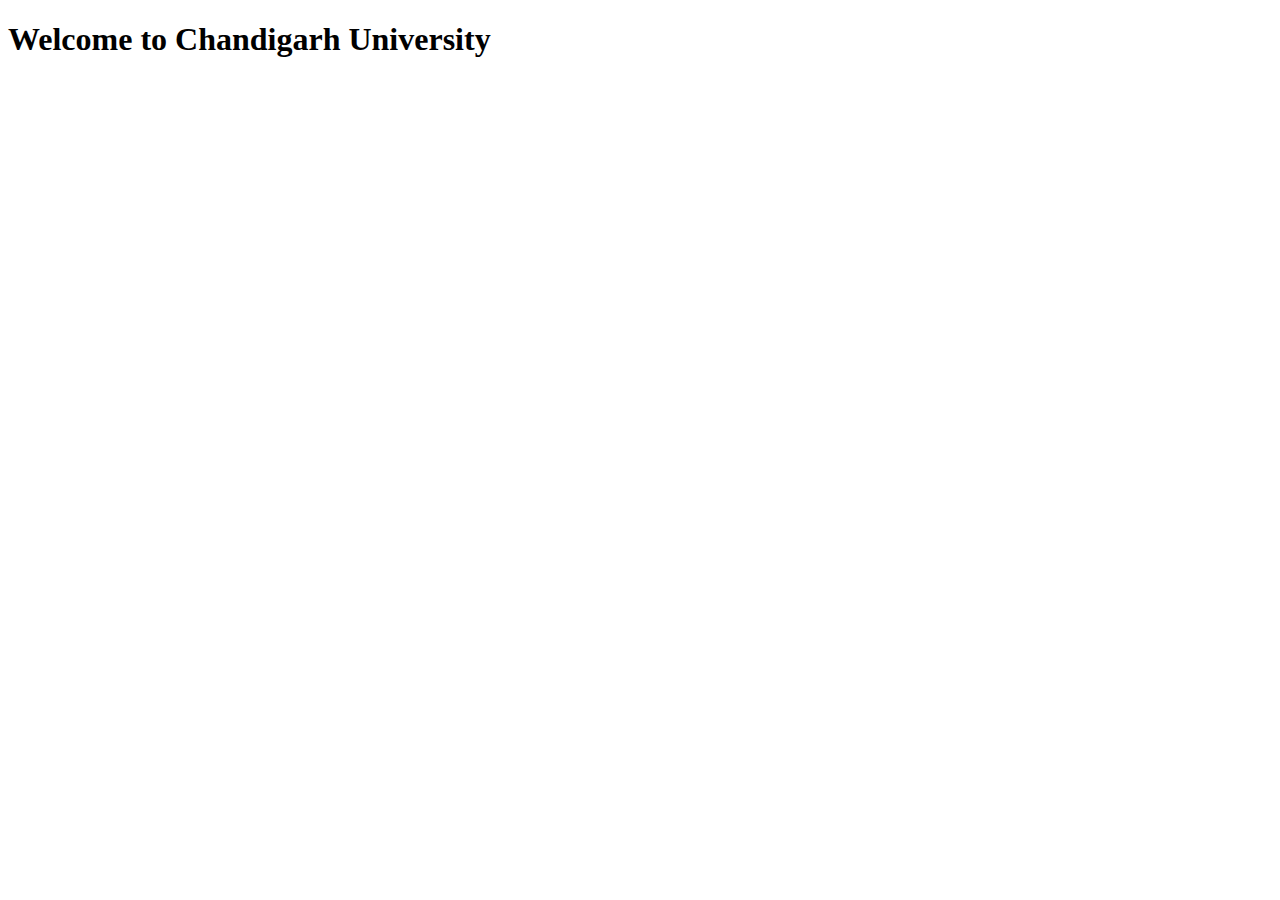
<file: chandigarh_university/templates/cu.html>
<!DOCTYPE html>
<html lang="en">
<head>
    <meta charset="UTF-8">
    <meta name="viewport" content="width=device-width, initial-scale=1.0">
    <title>Document</title>
</head>
<body>
    <h1>Welcome to Chandigarh University</h1>
</body>
</html>
</file>
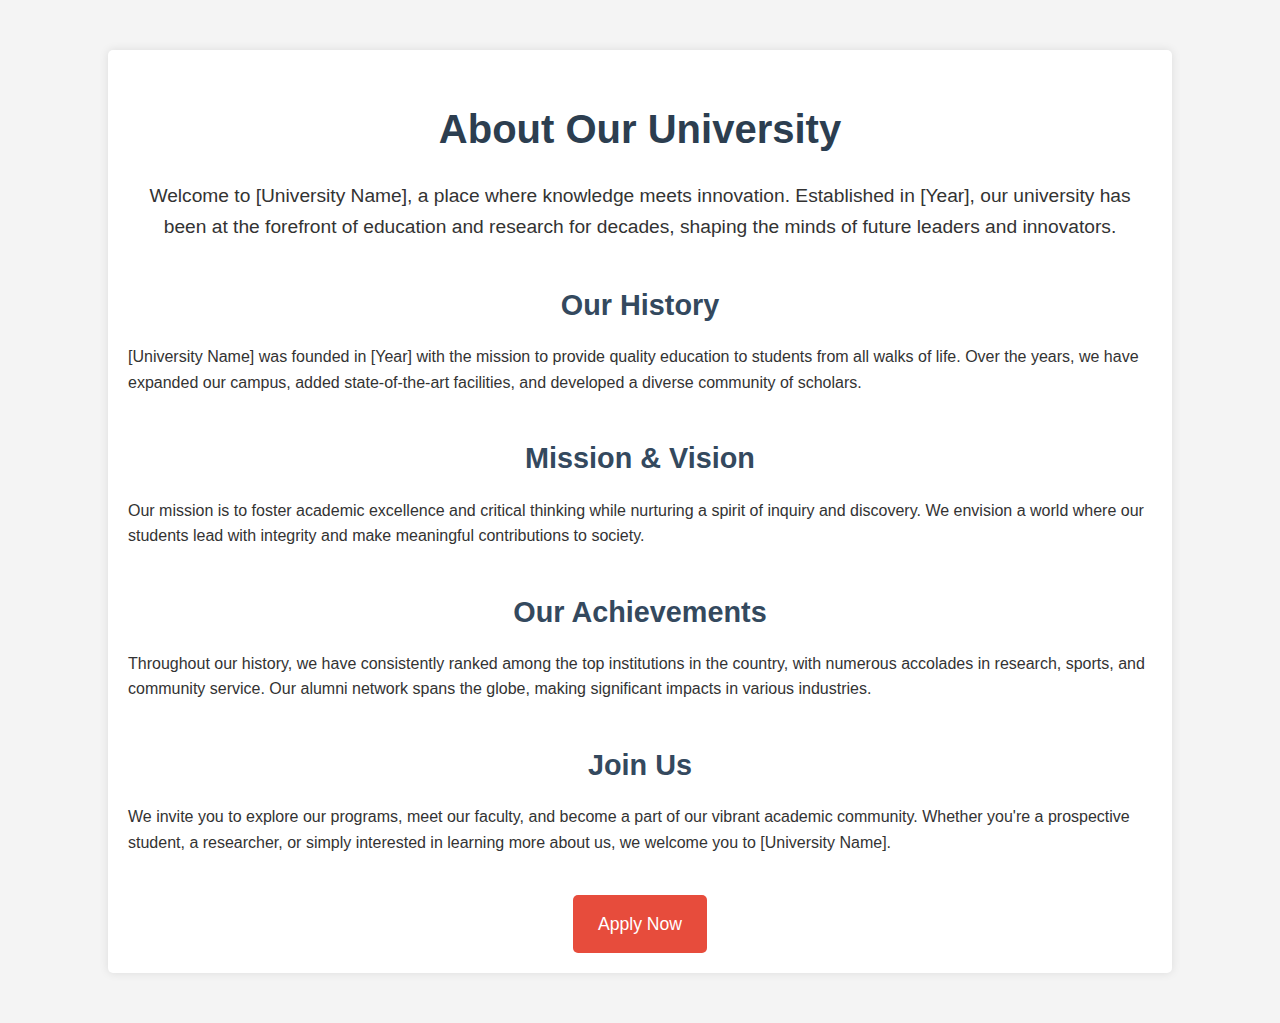
<file: gokul_university/templates/about.html>
<!DOCTYPE html>
<html lang="en">
<head>
    <meta charset="UTF-8">
    <meta name="viewport" content="width=device-width, initial-scale=1.0">
    <title>Document</title>
    <style>
body {
    font-family: Arial, sans-serif;
    line-height: 1.6;
    color: #333;
    margin: 0;
    padding: 0;
    background-color: #f4f4f4;
}

.container {
    width: 80%;
    margin: 0 auto;
    padding: 20px;
    background-color: #fff;
    box-shadow: 0 0 10px rgba(0, 0, 0, 0.1);
    border-radius: 5px;
}

.about-section {
    padding: 50px 0;
    text-align: center;
}

h1 {
    font-size: 2.5em;
    margin-bottom: 20px;
    color: #2c3e50;
}

p.intro {
    font-size: 1.2em;
    margin-bottom: 40px;
}

.content h2 {
    font-size: 1.8em;
    color: #34495e;
    margin-bottom: 10px;
    margin-top: 40px;
}

.content p {
    font-size: 1em;
    margin-bottom: 20px;
    text-align: left;
}

.cta-button {
    display: inline-block;
    margin-top: 20px;
    padding: 15px 25px;
    font-size: 1.1em;
    color: #fff;
    background-color: #e74c3c;
    text-decoration: none;
    border-radius: 5px;
    transition: background-color 0.3s ease;
}

.cta-button:hover {
    background-color: #c0392b;
}


    </style>
</head>

    <body>
        <section class="about-section">
            <div class="container">
                <h1>About Our University</h1>
                <p class="intro">Welcome to [University Name], a place where knowledge meets innovation. Established in [Year], our university has been at the forefront of education and research for decades, shaping the minds of future leaders and innovators.</p>
                
                <div class="content">
                    <h2>Our History</h2>
                    <p>[University Name] was founded in [Year] with the mission to provide quality education to students from all walks of life. Over the years, we have expanded our campus, added state-of-the-art facilities, and developed a diverse community of scholars.</p>
                    
                    <h2>Mission & Vision</h2>
                    <p>Our mission is to foster academic excellence and critical thinking while nurturing a spirit of inquiry and discovery. We envision a world where our students lead with integrity and make meaningful contributions to society.</p>
    
                    <h2>Our Achievements</h2>
                    <p>Throughout our history, we have consistently ranked among the top institutions in the country, with numerous accolades in research, sports, and community service. Our alumni network spans the globe, making significant impacts in various industries.</p>
    
                    <h2>Join Us</h2>
                    <p>We invite you to explore our programs, meet our faculty, and become a part of our vibrant academic community. Whether you're a prospective student, a researcher, or simply interested in learning more about us, we welcome you to [University Name].</p>
                    
                    <a href="admissions.html" class="cta-button">Apply Now</a>
                </div>
            </div>
        </section>
    </body>
    </html>
    
    
</body>
</html>
</file>
